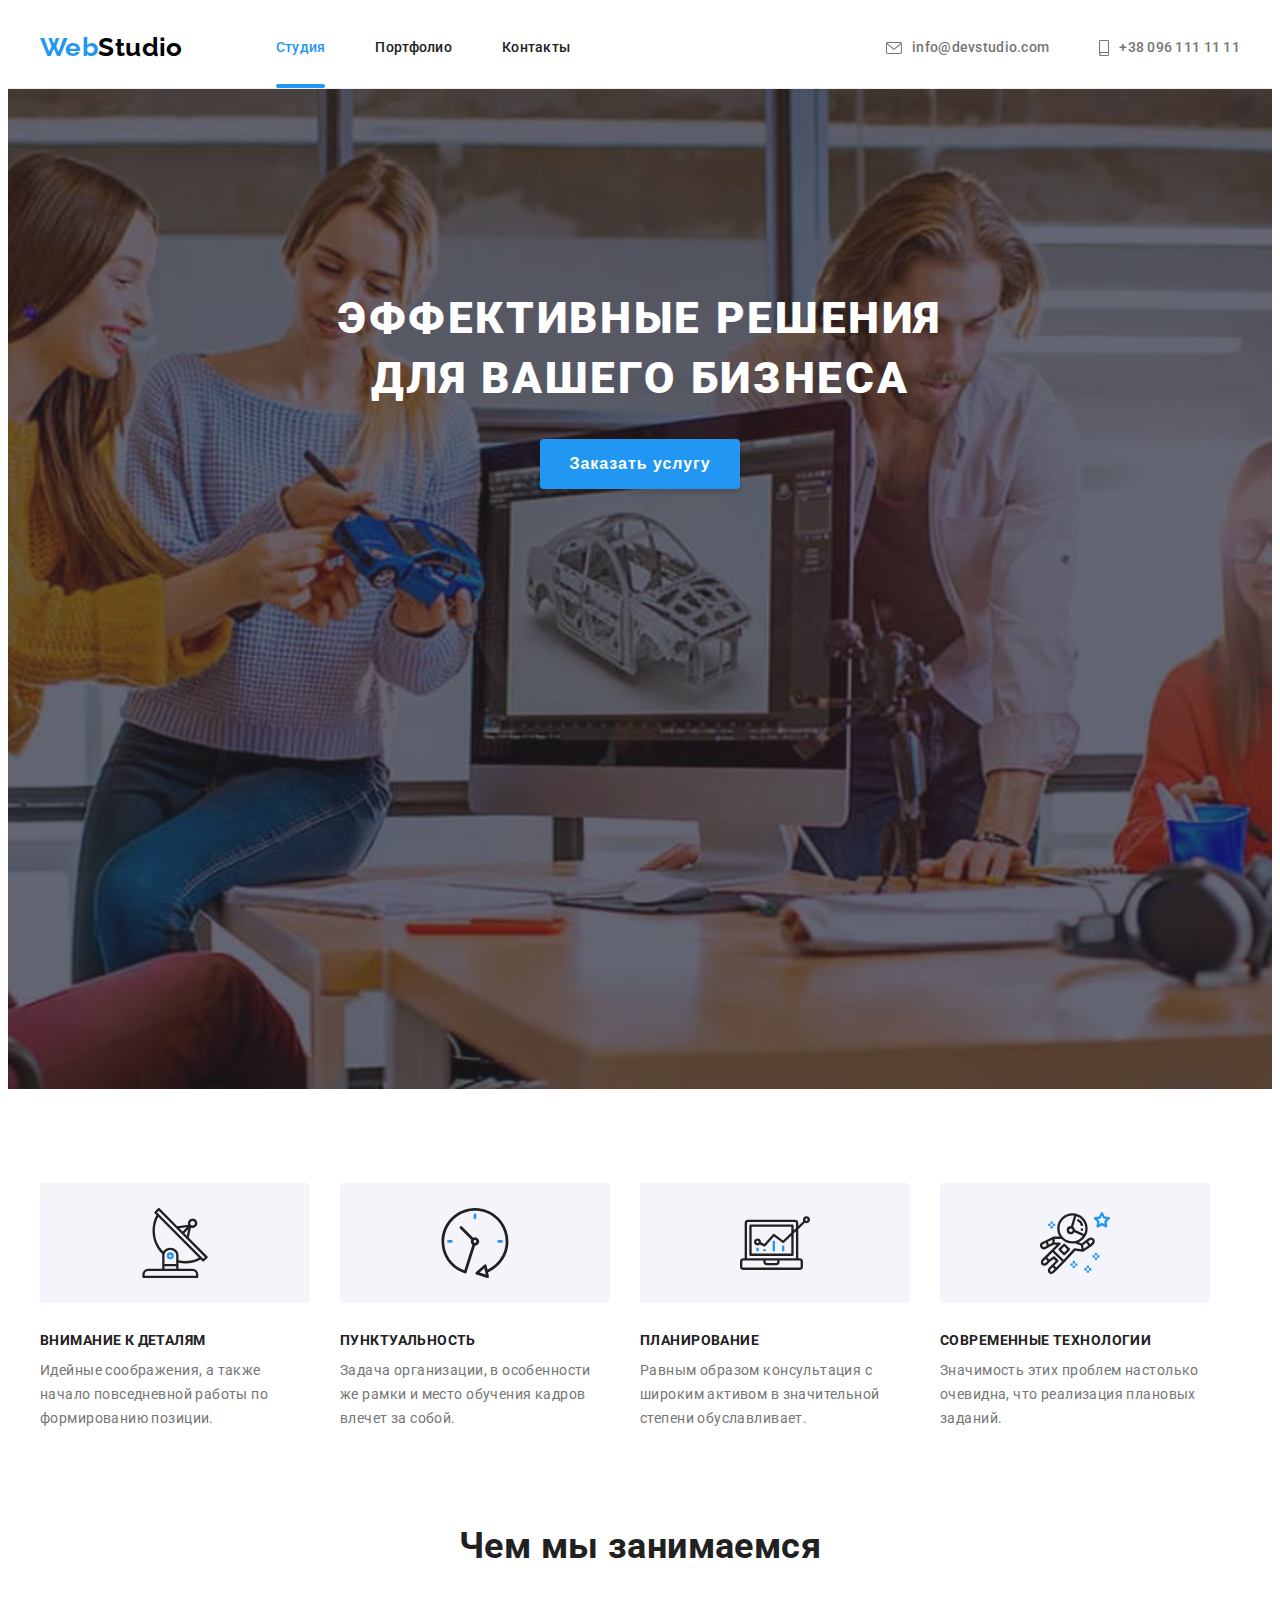
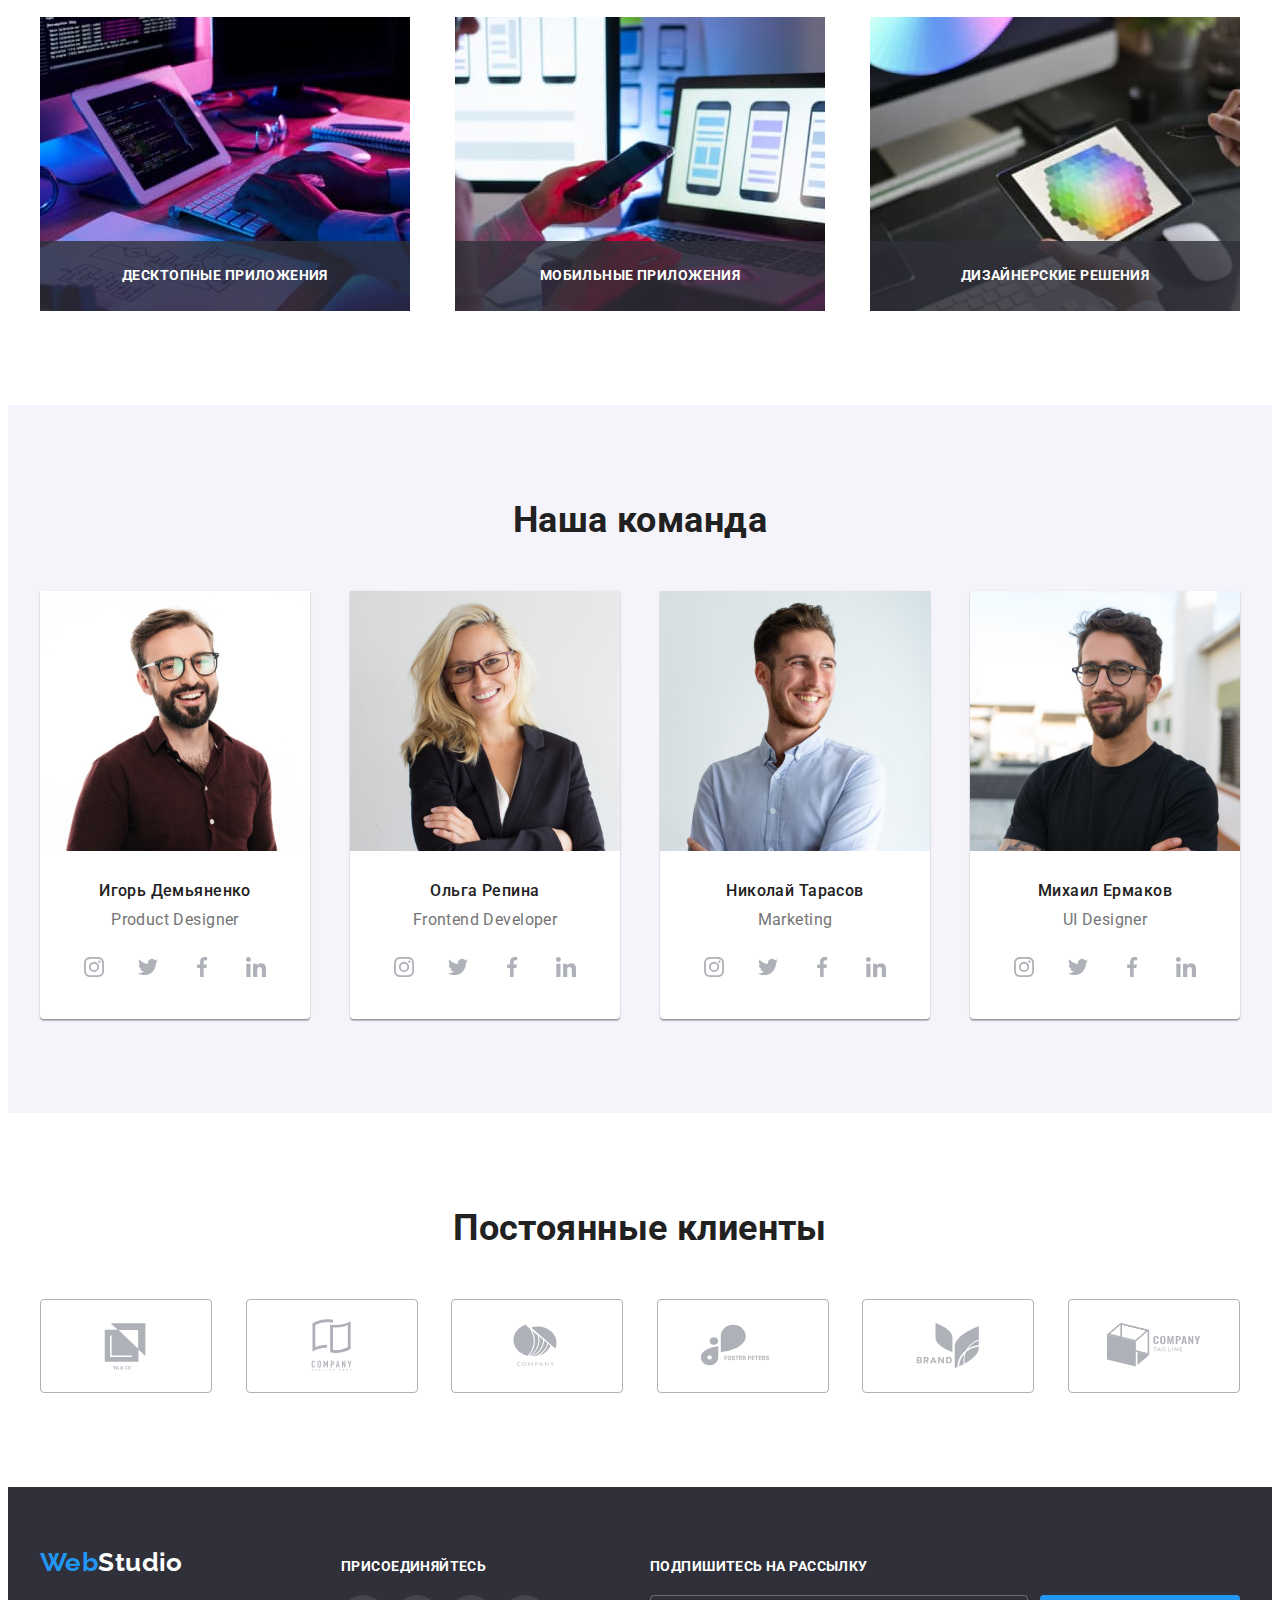
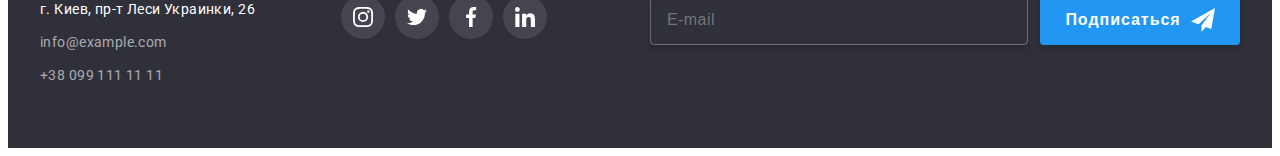
<file: index.html>
<!DOCTYPE html>
<html lang="ru">
  <head>
    <meta charset="UTF-8" />
    <meta http-equiv="X-UA-Compatible" content="IE=edge" />
    <meta name="viewport" content="width=device-width, initial-scale=1.0" />
    <title>Web Studio (Version 2.1)</title>
    <link
      rel="stylesheet"
      href="https://cdnjs.cloudflare.com/ajax/libs/modern-normalize/1.1.0/modern-normalize.min.css"
      integrity="sha512-wpPYUAdjBVSE4KJnH1VR1HeZfpl1ub8YT/NKx4PuQ5NmX2tKuGu6U/JRp5y+Y8XG2tV+wKQpNHVUX03MfMFn9Q=="
      crossorigin="anonymous"
      referrerpolicy="no-referrer"
    />
    <link
      href="https://fonts.googleapis.com/css2?family=Raleway:wght@700&family=Roboto:wght@400;500;700;900&display=swap"
      rel="stylesheet"
    />
    <link rel="stylesheet" href="./css/styles.css" />
  </head>
  <body>
    <!-- шапка -->
    <header class="header">
      <div class="container">
        <nav class="nav">
          <a class="header-logo" href="./index.html"
            ><span class="logo-accent">Web</span>Studio</a
          >
          <ul class="main-nav">
            <li class="main-nav-li">
              <a class="nav-li current" href="./index.html">Студия</a>
            </li>
            <li class="main-nav-li">
              <a class="nav-li" href="./portfolio.html">Портфолио</a>
            </li>
            <li class="main-nav-li"><a class="nav-li" href="#">Контакты</a></li>
          </ul>
        </nav>
        <ul class="header-contacts">
          <li class="header-contacts-li">
            <a class="contacts-links" href="mailto:info@devstudio.com">
              <svg class="header-icon" width="16px" height="12px">
                <use href="./images/sprite.svg#icon-mailto"></use></svg
              >info@devstudio.com</a
            >
          </li>
          <li class="header-contacts-li">
            <a class="contacts-links" href="tel:+380961111111">
              <svg class="header-icon" width="10px" height="16px">
                <use href="./images/sprite.svg#icon-tel"></use></svg
              >+38 096 111 11 11</a
            >
          </li>
        </ul>
      </div>
    </header>
    <!-- main -->
    <main>
      <!-- герой -->
      <section class="section hero">
        <div class="container">
          <h1 class="hero-title">Эффективные решения для вашего бизнеса</h1>
          <button data-modal-open class="hero-btn" type="button">
            Заказать услугу
          </button>
        </div>
      </section>
      <!-- преимущества -->
      <section class="section benefits">
        <div class="container">
          <h2 class="visually-hidden">Наши преимущества</h2>
          <ul class="benefits-ul">
            <li class="benefits-li">
              <div class="benefits-li-div">
                <svg class="benefits-icon" width="70px" height="70px">
                  <use href="./images/sprite.svg#icon-antenna"></use>
                </svg>
              </div>
              <h3 class="benefits-title">Внимание к деталям</h3>
              <p class="benefits-descr">
                Идейные соображения, а также начало повседневной работы по
                формированию позиции.
              </p>
            </li>
            <li class="benefits-li">
              <div class="benefits-li-div">
                <svg class="benefits-icon" width="70px" height="70px">
                  <use href="./images/sprite.svg#icon-clock"></use>
                </svg>
              </div>
              <h3 class="benefits-title">Пунктуальность</h3>
              <p class="benefits-descr">
                Задача организации, в особенности же рамки и место обучения
                кадров влечет за собой.
              </p>
            </li>
            <li class="benefits-li">
              <div class="benefits-li-div">
                <svg class="benefits-icon" width="70px" height="70px">
                  <use href="./images/sprite.svg#icon-diagram"></use>
                </svg>
              </div>

              <h3 class="benefits-title">Планирование</h3>
              <p class="benefits-descr">
                Равным образом консультация с широким активом в значительной
                степени обуславливает.
              </p>
            </li>
            <li class="benefits-li">
              <div class="benefits-li-div">
                <svg class="benefits-icon" width="70px" height="70px">
                  <use href="./images/sprite.svg#icon-astronaut"></use>
                </svg>
              </div>
              <h3 class="benefits-title">Современные технологии</h3>
              <p class="benefits-descr">
                Значимость этих проблем настолько очевидна, что реализация
                плановых заданий.
              </p>
            </li>
          </ul>
        </div>
      </section>
      <!-- чем мы занимаемся -->
      <section class="section activities">
        <div class="container">
          <h2 class="activities-title">Чем мы занимаемся</h2>
          <ul class="activities-ul">
            <li class="activities-li">
              <div class="activities-overlay">
                <img
                  class="pic"
                  src="./images/box1.jpg"
                  alt="Реализация алгоритма на компьютере"
                  width="370"
                  height="294"
                />
                <p class="activities-text">Десктопные приложения</p>
              </div>
            </li>
            <li class="activities-li">
              <div class="activities-overlay">
                <img
                  class="pic"
                  src="./images/box2.jpg"
                  alt="Реализация алгоритма на компьютере"
                  width="370"
                  height="294"
                />
                <p class="activities-text">Мобильные приложения</p>
              </div>
            </li>
            <li class="activities-li">
              <div class="activities-overlay">
                <img
                  class="pic"
                  src="./images/box3.jpg"
                  alt="Реализация алгоритма на компьютере"
                  width="370"
                  height="294"
                />
                <p class="activities-text">Дизайнерские решения</p>
              </div>
            </li>
          </ul>
        </div>
      </section>
      <!-- команда -->
      <section class="section team">
        <div class="container">
          <h2 class="team-title">Наша команда</h2>
          <ul class="team-ul">
            <li class="team-item">
              <img
                class="pic"
                src="./images/img1.jpg"
                alt="Фото Игоря Демьяненко"
                width="270"
                height="260"
              />
              <div class="team-card">
                <h3 class="team-name">Игорь Демьяненко</h3>
                <p class="job-title">Product Designer</p>
                <ul class="socials">
                  <li class="team-socials-item">
                    <a class="social-link" href="#">
                      <div class="ellipse">
                        <svg
                          class="team-icon"
                          width="20px"
                          height="20px"
                          aria-label="Instagram"
                        >
                          <use href="./images/sprite.svg#icon-insta"></use>
                        </svg>
                      </div>
                    </a>
                  </li>
                  <li class="team-socials-item">
                    <a class="social-link" href="#">
                      <div class="ellipse">
                        <svg
                          class="team-icon"
                          width="20px"
                          height="20px"
                          aria-label="Twitter"
                        >
                          <use href="./images/sprite.svg#icon-twitter"></use>
                        </svg>
                      </div>
                    </a>
                  </li>
                  <li class="team-socials-item">
                    <a class="social-link" href="#">
                      <div class="ellipse">
                        <svg
                          class="team-icon"
                          width="20px"
                          height="20px"
                          aria-label="Facebook"
                        >
                          <use href="./images/sprite.svg#icon-facebook"></use>
                        </svg>
                      </div>
                    </a>
                  </li>
                  <li class="team-socials-item">
                    <a class="social-link" href="#">
                      <div class="ellipse">
                        <svg
                          class="team-icon"
                          width="20px"
                          height="20px"
                          aria-label="LinkedIn"
                        >
                          <use href="./images/sprite.svg#icon-linkedin"></use>
                        </svg>
                      </div>
                    </a>
                  </li>
                </ul>
              </div>
            </li>
            <li class="team-item">
              <img
                class="pic"
                src="./images/img2.jpg"
                alt="Фото Ольги Репиной"
                width="270"
                height="260"
              />
              <div class="team-card">
                <h3 class="team-name">Ольга Репина</h3>
                <p class="job-title">Frontend Developer</p>
                <ul class="socials">
                  <li class="team-socials-item">
                    <a class="social-link" href="#">
                      <div class="ellipse">
                        <svg
                          class="team-icon"
                          width="20px"
                          height="20px"
                          aria-label="Instagram"
                        >
                          <use href="./images/sprite.svg#icon-insta"></use>
                        </svg>
                      </div>
                    </a>
                  </li>
                  <li class="team-socials-item">
                    <a class="social-link" href="#">
                      <div class="ellipse">
                        <svg
                          class="team-icon"
                          width="20px"
                          height="20px"
                          aria-label="Twitter"
                        >
                          <use href="./images/sprite.svg#icon-twitter"></use>
                        </svg>
                      </div>
                    </a>
                  </li>
                  <li class="team-socials-item">
                    <a class="social-link" href="#">
                      <div class="ellipse">
                        <svg
                          class="team-icon"
                          width="20px"
                          height="20px"
                          aria-label="Facebook"
                        >
                          <use href="./images/sprite.svg#icon-facebook"></use>
                        </svg>
                      </div>
                    </a>
                  </li>
                  <li class="team-socials-item">
                    <a class="social-link" href="#">
                      <div class="ellipse">
                        <svg
                          class="team-icon"
                          width="20px"
                          height="20px"
                          aria-label="LinkedIn"
                        >
                          <use href="./images/sprite.svg#icon-linkedin"></use>
                        </svg>
                      </div>
                    </a>
                  </li>
                </ul>
              </div>
            </li>
            <li class="team-item">
              <img
                class="pic"
                src="./images/img3.jpg"
                alt="Фото Николая Тарасова"
                width="270"
                height="260"
              />
              <div class="team-card">
                <h3 class="team-name">Николай Тарасов</h3>
                <p class="job-title">Marketing</p>
                <ul class="socials">
                  <li class="team-socials-item">
                    <a class="social-link" href="#">
                      <div class="ellipse">
                        <svg
                          class="team-icon"
                          width="20px"
                          height="20px"
                          aria-label="Instagram"
                        >
                          <use href="./images/sprite.svg#icon-insta"></use>
                        </svg>
                      </div>
                    </a>
                  </li>
                  <li class="team-socials-item">
                    <a class="social-link" href="#">
                      <div class="ellipse">
                        <svg
                          class="team-icon"
                          width="20px"
                          height="20px"
                          aria-label="Twitter"
                        >
                          <use href="./images/sprite.svg#icon-twitter"></use>
                        </svg>
                      </div>
                    </a>
                  </li>
                  <li class="team-socials-item">
                    <a class="social-link" href="#">
                      <div class="ellipse">
                        <svg
                          class="team-icon"
                          width="20px"
                          height="20px"
                          aria-label="Facebook"
                        >
                          <use href="./images/sprite.svg#icon-facebook"></use>
                        </svg>
                      </div>
                    </a>
                  </li>
                  <li class="team-socials-item">
                    <a class="social-link" href="#">
                      <div class="ellipse">
                        <svg
                          class="team-icon"
                          width="20px"
                          height="20px"
                          aria-label="LinkedIn"
                        >
                          <use href="./images/sprite.svg#icon-linkedin"></use>
                        </svg>
                      </div>
                    </a>
                  </li>
                </ul>
              </div>
            </li>
            <li class="team-item">
              <img
                class="pic"
                src="./images/img4.jpg"
                alt="Фото Михаила Ермакова"
                width="270"
                height="260"
              />
              <div class="team-card">
                <h3 class="team-name">Михаил Ермаков</h3>
                <p class="job-title">UI Designer</p>
                <ul class="socials">
                  <li class="team-socials-item">
                    <a class="social-link" href="#">
                      <div class="ellipse">
                        <svg
                          class="team-icon"
                          width="20px"
                          height="20px"
                          aria-label="Instagram"
                        >
                          <use href="./images/sprite.svg#icon-insta"></use>
                        </svg>
                      </div>
                    </a>
                  </li>
                  <li class="team-socials-item">
                    <a class="social-link" href="#">
                      <div class="ellipse">
                        <svg
                          class="team-icon"
                          width="20px"
                          height="20px"
                          aria-label="Twitter"
                        >
                          <use href="./images/sprite.svg#icon-twitter"></use>
                        </svg>
                      </div>
                    </a>
                  </li>
                  <li class="team-socials-item">
                    <a class="social-link" href="#">
                      <div class="ellipse">
                        <svg
                          class="team-icon"
                          width="20px"
                          height="20px"
                          aria-label="Facebook"
                        >
                          <use href="./images/sprite.svg#icon-facebook"></use>
                        </svg>
                      </div>
                    </a>
                  </li>
                  <li class="team-socials-item">
                    <a class="social-link" href="#">
                      <div class="ellipse">
                        <svg
                          class="team-icon"
                          width="20px"
                          height="20px"
                          aria-label="LinkedIn"
                        >
                          <use href="./images/sprite.svg#icon-linkedin"></use>
                        </svg>
                      </div>
                    </a>
                  </li>
                </ul>
              </div>
            </li>
          </ul>
        </div>
      </section>
      <!-- клиенты -->
      <section class="section clients">
        <div class="container">
          <h2 class="clients-title">Постоянные клиенты</h2>
          <ul class="clients-list">
            <li class="clients-item">
              <a class="clients-link" href="#">
                <div class="rectangle">
                  <svg
                    class="clients-icon"
                    width="106px"
                    height="60px"
                    aria-label="Компания 1"
                  >
                    <use href="./images/sprite.svg#icon-company1"></use>
                  </svg>
                </div>
              </a>
            </li>
            <li class="clients-item">
              <a class="clients-link" href="#">
                <div class="rectangle">
                  <svg
                    class="clients-icon"
                    width="106px"
                    height="60px"
                    aria-label="Компания 2"
                  >
                    <use href="./images/sprite.svg#icon-company2"></use>
                  </svg>
                </div>
              </a>
            </li>
            <li class="clients-item">
              <a class="clients-link" href="#">
                <div class="rectangle">
                  <svg
                    class="clients-icon"
                    width="106px"
                    height="60px"
                    aria-label="Компания 3"
                  >
                    <use href="./images/sprite.svg#icon-company3"></use>
                  </svg>
                </div>
              </a>
            </li>
            <li class="clients-item">
              <a class="clients-link" href="#">
                <div class="rectangle">
                  <svg
                    class="clients-icon"
                    width="106px"
                    height="60px"
                    aria-label="Компания 4"
                  >
                    <use href="./images/sprite.svg#icon-company4"></use>
                  </svg>
                </div>
              </a>
            </li>
            <li class="clients-item">
              <a class="clients-link" href="#">
                <div class="rectangle">
                  <svg
                    class="clients-icon"
                    width="106px"
                    height="60px"
                    aria-label="Компания 5"
                  >
                    <use href="./images/sprite.svg#icon-company5"></use>
                  </svg>
                </div>
              </a>
            </li>
            <li class="clients-item">
              <a class="clients-link" href="#">
                <div class="rectangle">
                  <svg
                    class="clients-icon"
                    width="106px"
                    height="60px"
                    aria-label="Компания 6"
                  >
                    <use href="./images/sprite.svg#icon-company6"></use>
                  </svg>
                </div>
              </a>
            </li>
          </ul>
        </div>
      </section>
    </main>
    <!-- подвал -->
    <footer class="footer">
      <div class="container">
        <div class="footer-adress-block">
          <a class="footer-logo" href="./index.html"
            ><span class="logo-accent">Web</span>Studio</a
          >
          <address class="footer-adress">
            <ul>
              <li class="adress-item">г. Киев, пр-т Леси Украинки, 26</li>
              <li class="adress-item">
                <a class="footer-contacts" href="mailto:info@example.com"
                  >info@example.com</a
                >
              </li>
              <li class="adress-item">
                <a class="footer-contacts" href="tel:+380991111111"
                  >+38 099 111 11 11</a
                >
              </li>
            </ul>
          </address>
        </div>
        <div class="footer-socials-block">
          <p class="appeal">Присоединяйтесь</p>
          <ul class="socials">
            <li class="footer-social-item">
              <a class="social-link" href="#">
                <div class="ellipse">
                  <svg
                    class="team-icon"
                    width="20px"
                    height="20px"
                    aria-label="Instagram"
                  >
                    <use href="./images/sprite.svg#icon-insta"></use>
                  </svg>
                </div>
              </a>
            </li>
            <li class="footer-social-item">
              <a class="social-link" href="#">
                <div class="ellipse">
                  <svg
                    class="team-icon"
                    width="20px"
                    height="20px"
                    aria-label="Twitter"
                  >
                    <use href="./images/sprite.svg#icon-twitter"></use>
                  </svg>
                </div>
              </a>
            </li>

            <li class="footer-social-item">
              <a class="social-link" href="#">
                <div class="ellipse">
                  <svg
                    class="team-icon"
                    width="20px"
                    height="20px"
                    aria-label="Facebook"
                  >
                    <use href="./images/sprite.svg#icon-facebook"></use>
                  </svg>
                </div>
              </a>
            </li>

            <li class="footer-social-item">
              <a class="social-link" href="#">
                <div class="ellipse">
                  <svg
                    class="team-icon"
                    width="20px"
                    height="20px"
                    aria-label="LinkedIn"
                  >
                    <use href="./images/sprite.svg#icon-linkedin"></use>
                  </svg>
                </div>
              </a>
            </li>
          </ul>
        </div>
        <div class="subscribe">
          <form class="subscribe-form">
            <label class="subscribe-form-label" for="user-email"
              >Подпишитесь на рассылку</label
            >
            <div class="subscribe-form-input-raw">
              <input
                class="subscribe-form-input"
                type="email"
                name="email"
                id="user-email"
                placeholder="E-mail"
              />
              <button class="subscribe-form-btn" type="submit">
                Подписаться
                <svg class="subscribe-form-svg" width="24px" height="24px">
                  <use href="./images/sprite.svg#icon-footer-send"></use>
                </svg>
              </button>
            </div>
          </form>
        </div>
      </div>
    </footer>

    <!-- модальное окно -->
    <div data-modal class="backdrop is-hidden">
      <div class="modal">
        <button class="close-btn" data-modal-close>
          <svg
            class="modal-close-icon"
            width="11px"
            height="11px"
            aria-label="Close"
          >
            <use href="./images/sprite.svg#icon-modal-close"></use>
          </svg>
        </button>
        <form class="modal-form">
          <h4 class="modal-form-title">
            Оставьте свои данные, мы вам перезвоним
          </h4>

          <div class="modal-form-field">
            <label class="modal-form-label" for="name">Имя</label>
            <input
              class="modal-form-input"
              type="text"
              name="name"
              id="name"
              placeholder=" "
            />
            <svg
              class="modal-form-icon"
              width="15px"
              height="15px"
              aria-label="Name"
            >
              <use href="./images/sprite.svg#icon-modal-name"></use>
            </svg>
          </div>

          <div class="modal-form-field">
            <label class="modal-form-label" for="tel">Телефон</label>
            <input
              class="modal-form-input"
              type="tel"
              name="tel"
              id="tel"
              placeholder=" "
            />
            <svg
              class="modal-form-icon"
              width="15px"
              height="15px"
              aria-label="Telephone"
            >
              <use href="./images/sprite.svg#icon-modal-tel"></use>
            </svg>
          </div>
          <div class="modal-form-field">
            <label class="modal-form-label" for="email">Почта</label>
            <input
              class="modal-form-input"
              type="email"
              name="email"
              id="email"
              placeholder=" "
            />
            <svg
              class="modal-form-icon"
              width="15px"
              height="15px"
              aria-label="E-mail"
            >
              <use href="./images/sprite.svg#icon-modal-mail"></use>
            </svg>
          </div>
          <div class="modal-form-field">
            <label class="modal-form-label" for="comment">Комментарий</label>
            <textarea
              class="textarea modal-form-input"
              name="comment"
              placeholder="Введите текст"
              id="comment"
            ></textarea>
          </div>
          <div class="checkbox-area">
            <label class="checkbox-label">
              <input class="checkbox-input" type="checkbox" name="agreement" />
              <span class="checkbox-icon"></span>
              Соглашаюсь с рассылкой и принимаю </label
            ><a class="checkbox-link" href="#">Условия договора</a>
          </div>
          <button class="modal-form-btn" type="submit">Отправить</button>
        </form>
      </div>
    </div>
    <script src="./js/modal.js"></script>
  </body>
</html>
</file>
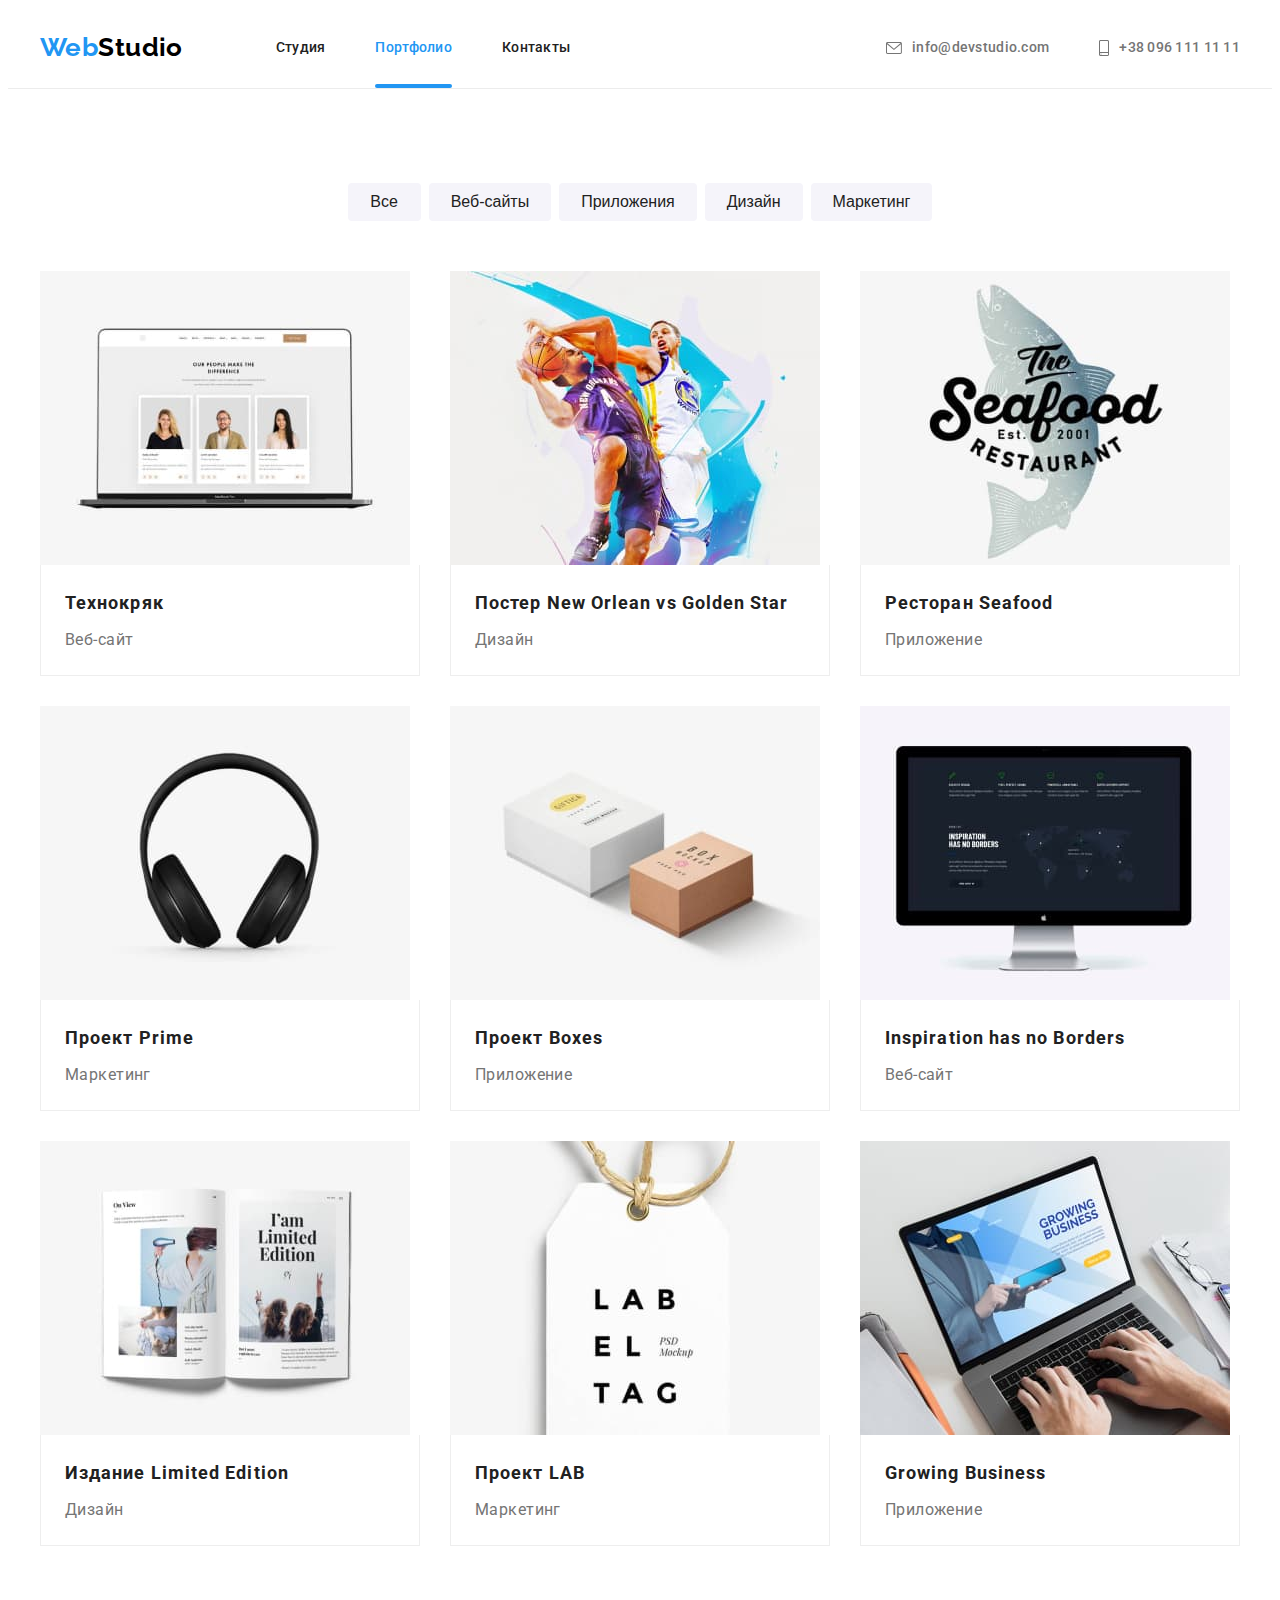
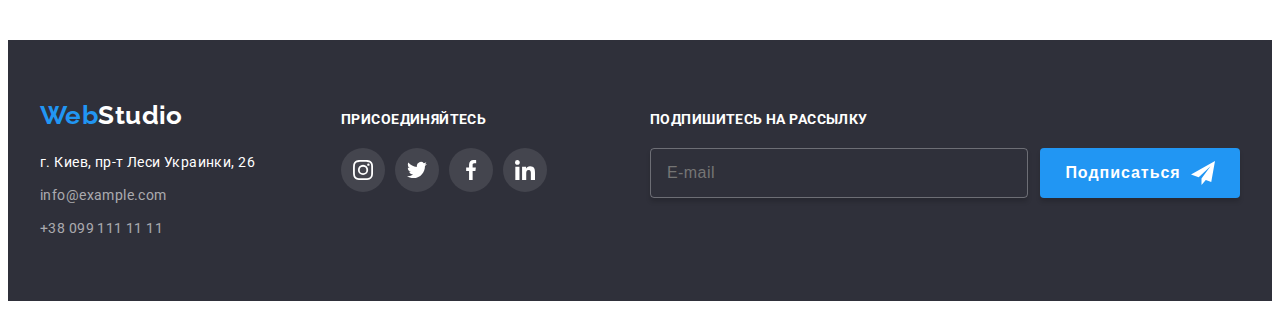
<file: portfolio.html>
<!DOCTYPE html>
<html lang="ru">
  <head>
    <meta charset="UTF-8" />
    <meta http-equiv="X-UA-Compatible" content="IE=edge" />
    <meta name="viewport" content="width=device-width, initial-scale=1.0" />
    <title>Web Studio (Version 2.1)</title>
    <link
      rel="stylesheet"
      href="https://cdnjs.cloudflare.com/ajax/libs/modern-normalize/1.1.0/modern-normalize.min.css"
      integrity="sha512-wpPYUAdjBVSE4KJnH1VR1HeZfpl1ub8YT/NKx4PuQ5NmX2tKuGu6U/JRp5y+Y8XG2tV+wKQpNHVUX03MfMFn9Q=="
      crossorigin="anonymous"
      referrerpolicy="no-referrer"
    />
    <link
      href="https://fonts.googleapis.com/css2?family=Raleway:wght@700&family=Roboto:wght@400;500;700;900&display=swap"
      rel="stylesheet"
    />
    <link rel="stylesheet" href="./css/styles.css" />
  </head>
  <body>
    <!-- шапка -->
    <header class="header">
      <div class="container">
        <nav class="nav">
          <a class="header-logo" href="./index.html"
            ><span class="logo-accent">Web</span>Studio</a
          >
          <ul class="main-nav">
            <li class="main-nav-li">
              <a class="nav-li" href="./index.html">Студия</a>
            </li>
            <li class="main-nav-li">
              <a class="nav-li current" href="./portfolio.html">Портфолио</a>
            </li>
            <li class="main-nav-li"><a class="nav-li" href="#">Контакты</a></li>
          </ul>
        </nav>
        <ul class="header-contacts">
          <li class="header-contacts-li">
            <a class="contacts-links" href="mailto:info@devstudio.com">
              <svg class="header-icon" width="16px" height="12px">
                <use href="./images/sprite.svg#icon-mailto"></use></svg
              >info@devstudio.com</a
            >
          </li>
          <li class="header-contacts-li">
            <a class="contacts-links" href="tel:+380961111111">
              <svg class="header-icon" width="10px" height="16px">
                <use href="./images/sprite.svg#icon-tel"></use></svg
              >+38 096 111 11 11</a
            >
          </li>
        </ul>
      </div>
    </header>
    <main>
      <!-- примеры работ -->
      <section class="section portfolio">
        <div class="container">
          <h1 class="visually-hidden">Примеры работ</h1>
          <!-- фильтр -->
          <ul class="filter-ul">
            <li class="filter-li">
              <button class="portfolio-btn" type="button">Все</button>
            </li>
            <li class="filter-li">
              <button class="portfolio-btn" type="button">Веб-сайты</button>
            </li>
            <li class="filter-li">
              <button class="portfolio-btn" type="button">Приложения</button>
            </li>
            <li class="filter-li">
              <button class="portfolio-btn" type="button">Дизайн</button>
            </li>
            <li class="filter-li">
              <button class="portfolio-btn" type="button">Маркетинг</button>
            </li>
          </ul>
          <!-- список работ -->
          <ul class="portfolio-list">
            <li class="portfolio-list-item">
              <a class="portfolio-link" href="#">
                <div class="portfolio-overlay">
                  <img
                    class="pic"
                    src="./images/example1.jpg"
                    alt="Изображение проекта 1"
                    width="370"
                    height="294"
                  />
                  <p class="portfolio-overlay-text">
                    Ресурс предлагает комплексные предложения с разным уровнем
                    функционала и сервисов. Все это позволит посетителю получить
                    исчерпывающие сведения о компании или частном лице.
                  </p>
                </div>
                <div class="card-bottom">
                  <h2 class="portfolio-list-title">Технокряк</h2>
                  <p class="portfolio-list-descr">Веб-сайт</p>
                </div></a
              >
            </li>
            <li class="portfolio-list-item">
              <a class="portfolio-link" href="#">
                <div class="portfolio-overlay">
                  <img
                    class="pic"
                    src="./images/example2.jpg"
                    alt="Изображение проекта 1"
                    width="370"
                    height="294"
                  />
                  <p class="portfolio-overlay-text">
                    Ресурс предлагает комплексные предложения с разным уровнем
                    функционала и сервисов. Все это позволит посетителю получить
                    исчерпывающие сведения о компании или частном лице.
                  </p>
                </div>
                <div class="card-bottom">
                  <h2 class="portfolio-list-title">
                    Постер New Orlean vs Golden Star
                  </h2>
                  <p class="portfolio-list-descr">Дизайн</p>
                </div></a
              >
            </li>
            <li class="portfolio-list-item">
              <a class="portfolio-link" href="#">
                <div class="portfolio-overlay">
                  <img
                    class="pic"
                    src="./images/example3.jpg"
                    alt="Изображение проекта 1"
                    width="370"
                    height="294"
                  />
                  <p class="portfolio-overlay-text">
                    Ресурс предлагает комплексные предложения с разным уровнем
                    функционала и сервисов. Все это позволит посетителю получить
                    исчерпывающие сведения о компании или частном лице.
                  </p>
                </div>
                <div class="card-bottom">
                  <h2 class="portfolio-list-title">Ресторан Seafood</h2>
                  <p class="portfolio-list-descr">Приложение</p>
                </div></a
              >
            </li>
            <li class="portfolio-list-item">
              <a class="portfolio-link" href="#">
                <div class="portfolio-overlay">
                  <img
                    class="pic"
                    src="./images/example4.jpg"
                    alt="Изображение проекта 1"
                    width="370"
                    height="294"
                  />
                  <p class="portfolio-overlay-text">
                    Ресурс предлагает комплексные предложения с разным уровнем
                    функционала и сервисов. Все это позволит посетителю получить
                    исчерпывающие сведения о компании или частном лице.
                  </p>
                </div>
                <div class="card-bottom">
                  <h2 class="portfolio-list-title">Проект Prime</h2>
                  <p class="portfolio-list-descr">Маркетинг</p>
                </div></a
              >
            </li>
            <li class="portfolio-list-item">
              <a class="portfolio-link" href="#">
                <div class="portfolio-overlay">
                  <img
                    class="pic"
                    src="./images/example5.jpg"
                    alt="Изображение проекта 1"
                    width="370"
                    height="294"
                  />
                  <p class="portfolio-overlay-text">
                    Ресурс предлагает комплексные предложения с разным уровнем
                    функционала и сервисов. Все это позволит посетителю получить
                    исчерпывающие сведения о компании или частном лице.
                  </p>
                </div>
                <div class="card-bottom">
                  <h2 class="portfolio-list-title">Проект Boxes</h2>
                  <p class="portfolio-list-descr">Приложение</p>
                </div></a
              >
            </li>
            <li class="portfolio-list-item">
              <a class="portfolio-link" href="#">
                <div class="portfolio-overlay">
                  <img
                    class="pic"
                    src="./images/example6.jpg"
                    alt="Изображение проекта 1"
                    width="370"
                    height="294"
                  />
                  <p class="portfolio-overlay-text">
                    Ресурс предлагает комплексные предложения с разным уровнем
                    функционала и сервисов. Все это позволит посетителю получить
                    исчерпывающие сведения о компании или частном лице.
                  </p>
                </div>
                <div class="card-bottom">
                  <h2 class="portfolio-list-title">
                    Inspiration has no Borders
                  </h2>
                  <p class="portfolio-list-descr">Веб-сайт</p>
                </div></a
              >
            </li>
            <li class="portfolio-list-item">
              <a class="portfolio-link" href="#">
                <div class="portfolio-overlay">
                  <img
                    class="pic"
                    src="./images/example7.jpg"
                    alt="Изображение проекта 1"
                    width="370"
                    height="294"
                  />
                  <p class="portfolio-overlay-text">
                    Ресурс предлагает комплексные предложения с разным уровнем
                    функционала и сервисов. Все это позволит посетителю получить
                    исчерпывающие сведения о компании или частном лице.
                  </p>
                </div>
                <div class="card-bottom">
                  <h2 class="portfolio-list-title">Издание Limited Edition</h2>
                  <p class="portfolio-list-descr">Дизайн</p>
                </div></a
              >
            </li>
            <li class="portfolio-list-item">
              <a class="portfolio-link" href="#">
                <div class="portfolio-overlay">
                  <img
                    class="pic"
                    src="./images/example8.jpg"
                    alt="Изображение проекта 1"
                    width="370"
                    height="294"
                  />
                  <p class="portfolio-overlay-text">
                    Ресурс предлагает комплексные предложения с разным уровнем
                    функционала и сервисов. Все это позволит посетителю получить
                    исчерпывающие сведения о компании или частном лице.
                  </p>
                </div>
                <div class="card-bottom">
                  <h2 class="portfolio-list-title">Проект LAB</h2>
                  <p class="portfolio-list-descr">Маркетинг</p>
                </div></a
              >
            </li>
            <li class="portfolio-list-item">
              <a class="portfolio-link" href="#">
                <div class="portfolio-overlay">
                  <img
                    class="pic"
                    src="./images/example9.jpg"
                    alt="Изображение проекта 1"
                    width="370"
                    height="294"
                  />
                  <p class="portfolio-overlay-text">
                    Ресурс предлагает комплексные предложения с разным уровнем
                    функционала и сервисов. Все это позволит посетителю получить
                    исчерпывающие сведения о компании или частном лице.
                  </p>
                </div>
                <div class="card-bottom">
                  <h2 class="portfolio-list-title">Growing Business</h2>
                  <p class="portfolio-list-descr">Приложение</p>
                </div></a
              >
            </li>
          </ul>
        </div>
      </section>
    </main>
    <!-- подвал -->
    <footer class="footer">
      <div class="container">
        <div class="footer-adress-block">
          <a class="footer-logo" href="./index.html"
            ><span class="logo-accent">Web</span>Studio</a
          >
          <address class="footer-adress">
            <ul>
              <li class="adress-item">г. Киев, пр-т Леси Украинки, 26</li>
              <li class="adress-item">
                <a class="footer-contacts" href="mailto:info@example.com"
                  >info@example.com</a
                >
              </li>
              <li class="adress-item">
                <a class="footer-contacts" href="tel:+380991111111"
                  >+38 099 111 11 11</a
                >
              </li>
            </ul>
          </address>
        </div>
        <div class="footer-socials-block">
          <p class="appeal">Присоединяйтесь</p>
          <ul class="socials">
            <li class="footer-social-item">
              <a class="social-link" href="#">
                <div class="ellipse">
                  <svg
                    class="team-icon"
                    width="20px"
                    height="20px"
                    aria-label="Instagram"
                  >
                    <use href="./images/sprite.svg#icon-insta"></use>
                  </svg>
                </div>
              </a>
            </li>
            <li class="footer-social-item">
              <a class="social-link" href="#">
                <div class="ellipse">
                  <svg
                    class="team-icon"
                    width="20px"
                    height="20px"
                    aria-label="Twitter"
                  >
                    <use href="./images/sprite.svg#icon-twitter"></use>
                  </svg>
                </div>
              </a>
            </li>

            <li class="footer-social-item">
              <a class="social-link" href="#">
                <div class="ellipse">
                  <svg
                    class="team-icon"
                    width="20px"
                    height="20px"
                    aria-label="Facebook"
                  >
                    <use href="./images/sprite.svg#icon-facebook"></use>
                  </svg>
                </div>
              </a>
            </li>

            <li class="footer-social-item">
              <a class="social-link" href="#">
                <div class="ellipse">
                  <svg
                    class="team-icon"
                    width="20px"
                    height="20px"
                    aria-label="LinkedIn"
                  >
                    <use href="./images/sprite.svg#icon-linkedin"></use>
                  </svg>
                </div>
              </a>
            </li>
          </ul>
        </div>
        <div class="subscribe">
          <form class="subscribe-form">
            <label class="subscribe-form-label" for="user-email"
              >Подпишитесь на рассылку</label
            >
            <div class="subscribe-form-input-raw">
              <input
                class="subscribe-form-input"
                type="email"
                name="email"
                id="user-email"
                placeholder="E-mail"
              />
              <button class="subscribe-form-btn" type="submit">
                Подписаться
                <svg class="subscribe-form-svg" width="24px" height="24px">
                  <use href="./images/sprite.svg#icon-footer-send"></use>
                </svg>
              </button>
            </div>
          </form>
        </div>
      </div>
    </footer>
  </body>
</html>
</file>
<file: css/styles.css>
:root {
  --main-color: #757575;
  --secondary-color: #212121;
  --accent-color: #2196f3;
  --logo-header-color: #000000;
  --footer-color: #ffffff;
  --filter-background: #f5f4fa;
  --footer-background: #2f303a;
  --header-border: #ececec;
  --card-border: #eeeeee;
  --footer-contacts: rgba(255, 255, 255, 0.6);
  --hero-btn-hover: #188ce8;
  --icon-color: #afb1b8;
  --hero-bckgrnd: #c4c4c4;
  --timing-function: cubic-bezier(0.4, 0, 0.2, 1);
}
body {
  font-family: "Roboto", sans-serif;
  color: var(--main-color);
  font-size: 14px;
  letter-spacing: 0.03em;
  background-color: var(--footer-color);
}
h1,
h2,
h3,
h4,
p,
ul {
  margin: 0px;
  padding: 0px;
  list-style: none;
}
/* шапка */
.header-logo {
  display: block;
  padding-bottom: 25px;
  padding-top: 24px;
  margin-right: 93px;

  color: var(--logo-header-color);
  text-decoration: none;
  font-family: "Raleway", sans-serif;
  font-weight: 700;
  font-size: 26px;
  line-height: 1.19;
}
.logo-accent {
  color: var(--accent-color);
}
.nav-li {
  display: block;
  padding-top: 32px;
  padding-bottom: 32px;

  color: var(--secondary-color);
  text-decoration: none;
  font-weight: 500;
  line-height: 1.14;
  letter-spacing: 0.02em;

  transition: color 250ms var(--timing-function);
}

.current,
.nav-li:hover,
.nav-li:focus,
.contacts-links:hover,
.contacts-links:focus {
  color: var(--accent-color);
}
.main-nav-li {
  position: relative;
}
.current::after {
  position: absolute;
  bottom: 0;
  content: "";
  display: block;
  height: 4px;
  width: 100%;
  background-color: var(--accent-color);
  border-radius: 2px;
}

.contacts-links {
  display: flex;
  align-items: center;
  padding-top: 32px;
  padding-bottom: 32px;
  text-decoration: none;
  color: var(--main-color);
  font-weight: 500;
  line-height: 1.14;
  letter-spacing: 0.02em;

  transition: color 250ms var(--timing-function);
}
.container {
  width: 1200px;
  padding-left: 15px;
  padding-right: 15px;
  margin: auto;
}
.header {
  height: 80px;
  border-bottom: 1px solid var(--header-border);
}
.main-nav,
.header-contacts,
.nav {
  display: flex;
}
.header .container {
  display: flex;
  justify-content: space-between;
}
.main-nav-li:not(:last-child),
.header-contacts-li:nth-child(1) {
  margin-right: 50px;
}
.header-icon {
  fill: currentColor;
  margin-right: 10px;
}

/* герой */

.section {
  padding-top: 94px;
  padding-bottom: 94px;
}
.section.hero {
  max-width: 1600px;
  height: 600px;
  margin-left: auto;
  margin-right: auto;

  background-color: var(--hero-bckgrnd);
  background-image: linear-gradient(
      rgba(47, 48, 58, 0.4),
      rgba(47, 48, 58, 0.4)
    ),
    url(../images/hero.jpg);
  background-size: cover;
  background-repeat: no-repeat;
  background-position: center;
  padding-top: 200px;
  padding-bottom: 200px;
  text-align: center;
}
.hero-title {
  margin-bottom: 30px;
  padding-left: 252px;
  padding-right: 252px;
  color: var(--footer-color);
  font-weight: 900;
  font-size: 44px;
  line-height: 1.36;
  letter-spacing: 0.06em;
  text-transform: uppercase;
}
.hero-btn,
.subscribe-form-btn,
.modal-form-btn {
  display: flex;
  min-width: 200px;
  padding-top: 10px;
  padding-bottom: 10px;
  justify-content: center;
  align-items: center;
  margin: auto;

  color: var(--footer-color);
  background-color: var(--accent-color);
  font-weight: 700;
  font-size: 16px;
  line-height: 1.88;
  letter-spacing: 0.06em;
  cursor: pointer;

  border-radius: 4px;
  border-width: 0px;
  box-shadow: 0px 4px 4px rgba(0, 0, 0, 0.15);

  transition: background-color 250ms var(--timing-function);
}
.hero-btn:hover,
.hero-btn:focus,
.subscribe-form-btn:hover,
.subscribe-form-btn:focus,
.modal-form-btn:hover,
.modal-form-btn:focus {
  background-color: var(--hero-btn-hover);
}
/* преимущества */
.benefits-li-div {
  display: flex;
  justify-content: center;
  align-items: center;
  width: 270px;
  height: 120px;
  margin-bottom: 30px;
  background-color: var(--filter-background);
  border-radius: 4px;
}
.benefits-title {
  margin-bottom: 10px;
  color: var(--secondary-color);
  font-weight: 700;
  font-size: 14px;
  line-height: 1.14;
  text-transform: uppercase;
}
.benefits-descr {
  color: var(--main-color);
  line-height: 1.71;
}
.visually-hidden {
  position: absolute;
  width: 1px;
  height: 1px;
  margin: -1px;
  border: 0;
  padding: 0;

  white-space: nowrap;
  clip-path: inset(100%);
  clip: rect(0 0 0 0);
  overflow: hidden;
}
.benefits-ul {
  display: flex;
}
.benefits-li {
  width: 270px;
}
.benefits-li:not(:last-child) {
  margin-right: 30px;
}
/* чем мы занимаемся, 
наша команда*/
.section.activities {
  padding-top: 0px;
}
.activities-title,
.team-title,
.clients-title {
  margin-bottom: 50px;
  color: var(--secondary-color);
  font-weight: 700;
  font-size: 36px;
  line-height: 1.17;
  text-align: center;
}
.activities-li {
  display: block;
}
.activities-ul {
  display: flex;
  justify-content: space-between;
}
.activities-overlay {
  position: relative;
}
.activities-text {
  position: absolute;
  bottom: 0;
  width: 100%;
  height: 70px;
  display: flex;
  align-items: center;
  justify-content: center;

  font-weight: 700;
  line-height: 1.14;
  text-transform: uppercase;
  color: var(--footer-color);
  background-color: rgba(47, 48, 58, 0.8);
}
/* наша команда */
.team {
  padding-top: 94px;
  padding-bottom: 94px;
  background-color: var(--filter-background);
}
.team-name {
  margin-bottom: 10px;
  color: var(--secondary-color);
  font-weight: 500;
  font-size: 16px;
  line-height: 1.19;
}
.job-title {
  margin-bottom: 16px;
  color: var(--main-color);
  font-size: 16px;
  line-height: 1.19;
}
.team-ul {
  display: flex;
  justify-content: space-between;
}
.team-card {
  padding-top: 30px;
  padding-bottom: 30px;
  text-align: center;
}
.team-item {
  box-shadow: 0px 1px 3px rgba(0, 0, 0, 0.12), 0px 1px 1px rgba(0, 0, 0, 0.14),
    0px 2px 1px rgba(0, 0, 0, 0.2);
  border-radius: 0px 0px 4px 4px;
  background-color: var(--footer-color);
}
.ellipse {
  display: flex;
  justify-content: center;
  align-items: center;
  width: 44px;
  height: 44px;
  border-radius: 50%;
  transition: background-color 250ms var(--timing-function);
}
.socials {
  display: flex;
  padding-left: 32px;
  padding-right: 32px;
  justify-content: space-between;
}
.team-icon {
  fill: var(--icon-color);
  transition: fill 250ms var(--timing-function);
}
.social-link:hover .ellipse,
.social-link:focus .ellipse {
  background-color: #2196f3;
}
.social-link:hover .team-icon,
.social-link:focus .team-icon {
  fill: var(--footer-color);
}

/* Постоянные клиенты */

.clients-list {
  display: flex;
  justify-content: space-between;
}
.rectangle {
  display: flex;
  justify-content: center;
  align-items: center;
  width: 170px;
  height: 92px;

  border: 1px solid var(--icon-color);
  border-radius: 4px;

  transition: border-color 250ms var(--timing-function);
}
.clients-icon {
  fill: var(--icon-color);
  transition: fill 250ms var(--timing-function);
}
.clients-link:hover .clients-icon,
.clients-link:focus .clients-icon {
  fill: var(--accent-color);
}
.clients-link:hover .rectangle,
.clients-link:focus .rectangle {
  border-color: var(--accent-color);
}
/* подвал */

.footer {
  padding-top: 60px;
  padding-bottom: 60px;
  background-color: var(--footer-background);
}
.footer-logo {
  display: inline-block;
  margin-bottom: 20px;
  font-family: "Raleway", sans-serif;
  color: var(--footer-color);
  text-decoration: none;
  font-weight: 700;
  font-size: 26px;
  line-height: 1.19;
}
.footer-adress {
  color: var(--footer-color);
  font-style: normal;
  line-height: 1.71;
}
.footer-contacts {
  text-decoration: none;
  color: var(--footer-contacts);
  transition: color 250ms var(--timing-function);
}
.adress-item:nth-child(-n + 2) {
  margin-bottom: 9px;
}
.footer-contacts:hover,
.footer-contacts:focus {
  color: var(--accent-color);
}
.footer-socials-block {
  min-width: 206px;
}
.footer .ellipse {
  background-color: rgba(255, 255, 255, 0.1);
}
.footer .team-icon {
  fill: var(--footer-color);
}
.footer-adress-block {
  min-width: 231px;
  margin-right: 70px;
}
.footer .socials {
  padding-left: 0px;
  padding-right: 0px;
}
.footer .container {
  display: flex;
  align-items: baseline;
}
.appeal,
.subscribe-form-label {
  margin-bottom: 20px;
  text-transform: uppercase;
  color: var(--footer-color);
  font-weight: 700;
  line-height: 1.14;
}
/* форма в футере */
.subscribe {
  margin-left: auto;
}
.subscribe-form {
  display: flex;
  flex-direction: column;
}
.subscribe-form-input-raw {
  display: flex;
}
.subscribe-form-svg {
  margin-left: 10px;
}

.subscribe-form-input {
  display: flex;
  align-items: center;
  padding-left: 16px;
  margin-right: 12px;
  min-width: 358px;
  font-size: 16px;
  line-height: 1.25;
  letter-spacing: inherit;
  color: var(--footer-color);
  background-color: inherit;
  border: 1px solid rgba(255, 255, 255, 0.3);
  box-shadow: 0px 4px 4px rgba(0, 0, 0, 0.15);
  border-radius: 4px;
}
.subscribe-form-input:focus {
  border: 1px solid var(--footer-color);
  outline-width: 0px;
}

/* СТРАНИЦА ПОРТФОЛИО */
.portfolio {
  padding: 94px inherit;
}
.filter-ul {
  display: flex;
  justify-content: center;
  margin-bottom: 50px;
}
.filter-li:not(:last-child) {
  margin-right: 8px;
}
.portfolio-btn {
  min-width: 73px;
  padding: 6px 22px;
  color: var(--secondary-color);
  background-color: var(--filter-background);
  cursor: pointer;
  font-weight: 500;
  font-size: 16px;
  line-height: 1.62;
  border-width: 0px;
  border-radius: 4px;
  box-shadow: none;

  transition: color 250ms var(--timing-function),
    background-color 250ms var(--timing-function),
    box-shadow 250ms var(--timing-function);
}
.portfolio-btn:hover,
.portfolio-btn:focus {
  color: var(--footer-color);
  background-color: var(--accent-color);
  box-shadow: 0px 3px 1px rgba(0, 0, 0, 0.1), 0px 1px 2px rgba(0, 0, 0, 0.08),
    0px 2px 2px rgba(0, 0, 0, 0.12);
}
.portfolio-list {
  display: flex;
  flex-wrap: wrap;
}
.portfolio-list-item {
  flex-basis: calc((100% - 60px) / 3);
  margin-right: 30px;
  margin-bottom: 30px;
}
.portfolio-list-item:nth-child(3n) {
  margin-right: 0px;
}
.portfolio-list-item:nth-child(n + 7) {
  margin-bottom: 0px;
}
.pic {
  display: block;
  max-width: 100%;
  height: auto;
}

.portfolio-overlay {
  position: relative;
  overflow: hidden;
}
.portfolio-overlay-text {
  position: absolute;
  bottom: 0;
  padding: 63px 24px;
  width: 100%;
  height: 100%;
  font-size: 18px;
  line-height: 1.56;
  color: var(--footer-color);
  background-color: rgba(33, 150, 243, 0.9);

  transform: translateY(101%);
  transition: transform 250ms var(--timing-function);
}
.portfolio-list-item:hover .portfolio-overlay-text {
  transform: translateY(0);
}

.card-bottom {
  padding-bottom: 20px;
  padding-top: 20px;
  padding-left: 24px;
  border: 1px solid var(--card-border);
  border-top-width: 0px;
}
.portfolio-list-title {
  margin-bottom: 4px;
  color: var(--secondary-color);
  font-weight: 700;
  font-size: 18px;
  line-height: 2;
  letter-spacing: 0.06em;
}
.portfolio-list-descr {
  color: var(--main-color);
  font-size: 16px;
  line-height: 1.88;
}
.portfolio-link {
  display: block;
  text-decoration: none;
  box-shadow: none;
  transition: box-shadow 250ms var(--timing-function);
}
.portfolio-link:hover,
.portfolio-link:focus {
  box-shadow: 0px 1px 1px rgba(0, 0, 0, 0.12), 0px 4px 4px rgba(0, 0, 0, 0.06),
    1px 4px 6px rgba(0, 0, 0, 0.16);
}

/* моадльное окно */
.backdrop {
  position: fixed;
  top: 0;
  left: 0;
  width: 100%;
  height: 100%;
  background-color: rgba(0, 0, 0, 0.2);
  opacity: 1;
  transition: opacity 250ms var(--timing-function);
}
.backdrop.is-hidden {
  opacity: 0;
  pointer-events: none;
}
.backdrop.is-hidden .modal {
  transform: translate(-50%, -50%) scale(2);
}
.modal {
  position: absolute;
  top: 50%;
  left: 50%;
  transform: translate(-50%, -50%) scale(1);
  min-width: 528px;
  min-height: 581px;

  background-color: var(--footer-color);
  box-shadow: 0px 1px 3px rgba(0, 0, 0, 0.12), 0px 1px 1px rgba(0, 0, 0, 0.14),
    0px 2px 1px rgba(0, 0, 0, 0.2);
  border-radius: 4px;
  transition: transform 250ms var(--timing-function);
}
.close-btn {
  position: absolute;
  right: 8px;
  top: 8px;
  width: 30px;
  height: 30px;
  border: 1px solid rgba(0, 0, 0, 0.1);
  background-color: var(--footer-color);
  border-radius: 50%;
  cursor: pointer;
}
.modal-close-icon {
  position: absolute;
  left: 50%;
  top: 50%;
  transform: translate(-50%, -50%);
}
.modal-form {
  padding: 40px;
}
.modal-form-title {
  margin-bottom: 30px;
  font-weight: 700;
  font-size: 20px;
  line-height: 1.15;
  text-align: center;
  color: var(--secondary-color);
}
.modal-form-label {
  position: absolute;
  top: -18px;
  /* высота строки 14px + margin 4px */
  font-size: 12px;
  line-height: 1.17;
  letter-spacing: 0.01em;
  color: var(--main-color);
}
.modal-form-input {
  display: block;
  margin-bottom: 28px;
  padding-left: 42px;
  width: 100%;
  height: 40px;
  line-height: 1.14;
  letter-spacing: 0.01em;
  color: var(--secondary-color);
  border: 1px solid rgba(33, 33, 33, 0.2);
  border-radius: 4px;
  transition: border-color 250ms var(--timing-function);
}
.modal-form-icon {
  position: absolute;
  top: 50%;
  left: 12px;
  transform: translateY(-50%);
  fill: var(--secondary-color);
  transition: fill 250ms var(--timing-function);
}
.modal-form-input:focus + .modal-form-icon {
  fill: var(--accent-color);
}
.modal-form-input:focus {
  border: 1px solid var(--accent-color);
  outline-width: 0px;
}
.textarea {
  margin-bottom: 20px;
  resize: none;
  height: 120px;
  padding: 12px 16px;
}
.modal-form-field {
  position: relative;
}
.checkbox-area {
  margin-bottom: 30px;
  position: relative;
  display: flex;
  align-items: center;
  justify-content: center;
}
.checkbox-label {
  display: flex;
  align-items: center;
  justify-content: center;
}

.checkbox-link {
  padding-left: 0.3rem;
  line-height: 1.71;
  text-decoration: underline;
  text-decoration-skip-ink: none;
  color: var(--accent-color);
}
.checkbox-input {
  -webkit-appearance: none;
  -moz-appearance: none;
  appearance: none;
  position: absolute;
}
.checkbox-icon {
  display: inline-block;
  width: 15px;
  height: 15px;
  background-color: inherit;
  border: 2px solid var(--secondary-color);
  border-radius: 4px;
  margin-right: 8px;
  background-image: none;
  transition: background-color 250ms var(--timing-function),
    border-color 250ms var(--timing-function),
    background-image 250ms var(--timing-function);
}
.checkbox-input:checked + .checkbox-icon {
  background-color: var(--accent-color);
  border-color: var(--accent-color);
  background-image: url("../images/checkmark.svg");
  background-size: contain;
  background-origin: border-box;
}
</file>
